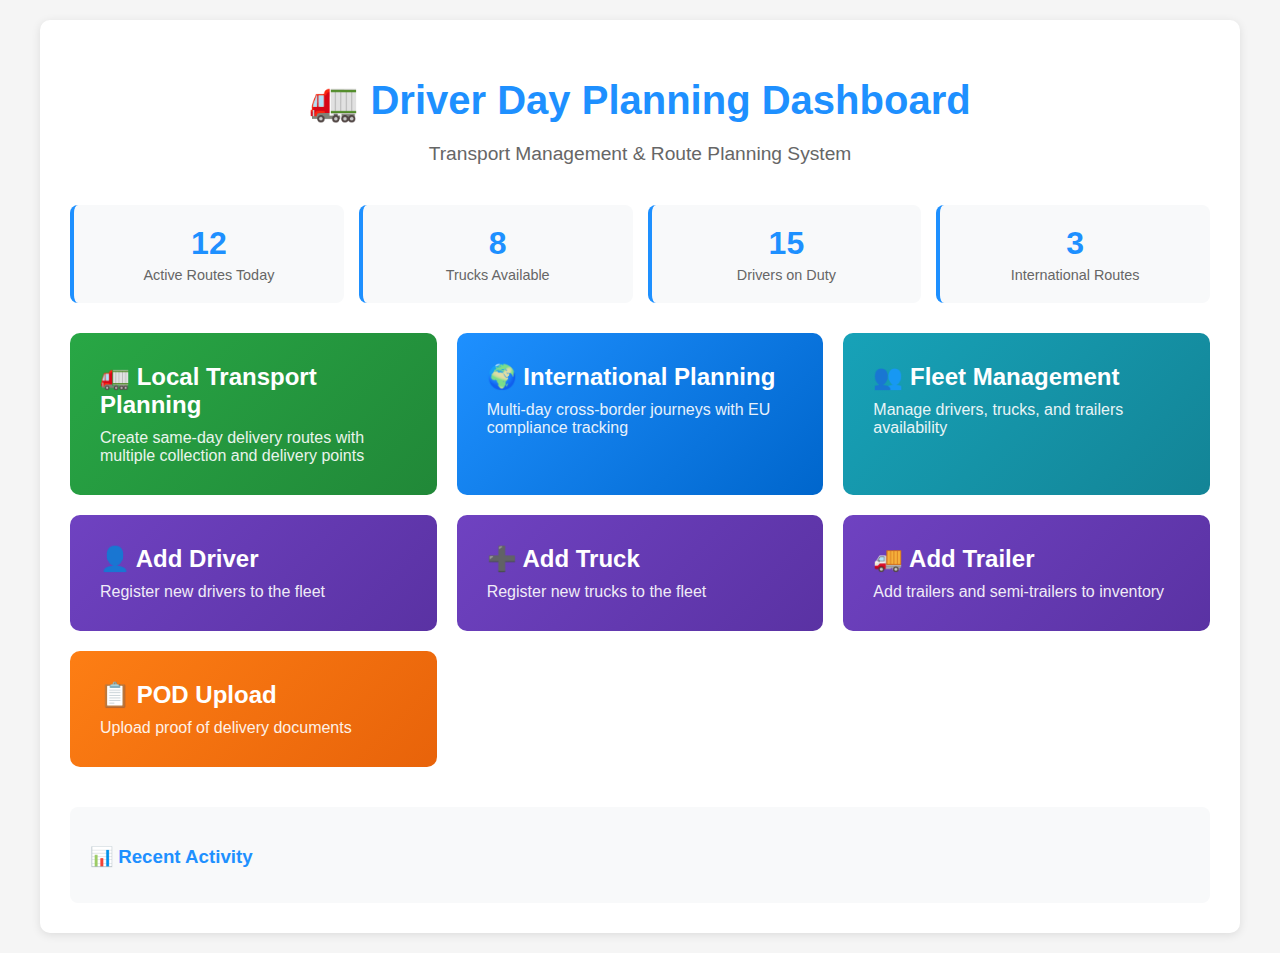
<file: index.html>
<!DOCTYPE html>
<html lang="en">
<head>
    <meta charset="UTF-8">
    <meta name="viewport" content="width=device-width, initial-scale=1.0">
    <title>Driver Day Planning Dashboard</title>
    <style>
        body { font-family: Arial, sans-serif; max-width: 1200px; margin: 0 auto; padding: 20px; background-color: #f5f5f5; }
        .dashboard-container { background: white; padding: 30px; border-radius: 10px; box-shadow: 0 2px 10px rgba(0,0,0,0.1); }
        .header { text-align: center; margin-bottom: 40px; color: #333; }
        .header h1 { color: #1e90ff; margin-bottom: 10px; font-size: 2.5em; }
        .header p { color: #666; font-size: 1.2em; }
        
        .nav-grid { display: grid; grid-template-columns: repeat(auto-fit, minmax(300px, 1fr)); gap: 20px; margin-bottom: 40px; }
        .nav-card { background: linear-gradient(135deg, #1e90ff, #0066cc); color: white; padding: 30px; border-radius: 10px; text-decoration: none; transition: transform 0.3s, box-shadow 0.3s; }
        .nav-card:hover { transform: translateY(-5px); box-shadow: 0 5px 20px rgba(30,144,255,0.3); }
        .nav-card h3 { margin: 0 0 10px 0; font-size: 1.5em; }
        .nav-card p { margin: 0; opacity: 0.9; }
        .nav-card.local { background: linear-gradient(135deg, #28a745, #218838); }
        .nav-card.international { background: linear-gradient(135deg, #1e90ff, #0066cc); }
        .nav-card.fleet { background: linear-gradient(135deg, #17a2b8, #138496); }
        .nav-card.add { background: linear-gradient(135deg, #6f42c1, #5a32a3); }
        .nav-card.pod { background: linear-gradient(135deg, #fd7e14, #e8630a); }
        
        .quick-stats { display: grid; grid-template-columns: repeat(auto-fit, minmax(200px, 1fr)); gap: 15px; margin-bottom: 30px; }
        .stat-card { background: #f8f9fa; padding: 20px; border-radius: 8px; text-align: center; border-left: 4px solid #1e90ff; }
        .stat-number { font-size: 2em; font-weight: bold; color: #1e90ff; margin-bottom: 5px; }
        .stat-label { color: #666; font-size: 0.9em; }
        
        .recent-activity { background: #f8f9fa; padding: 20px; border-radius: 8px; margin-top: 20px; }
        .recent-activity h3 { color: #1e90ff; margin-bottom: 15px; }
        .activity-item { padding: 10px; border-bottom: 1px solid #e9ecef; }
        .activity-item:last-child { border-bottom: none; }
        .activity-time { color: #666; font-size: 0.9em; }
        
        @media (max-width: 768px) {
            .nav-grid { grid-template-columns: 1fr; }
            .quick-stats { grid-template-columns: repeat(2, 1fr); }
        }
    </style>
</head>
<body>
    <div class="dashboard-container">
        <div class="header">
            <h1>🚛 Driver Day Planning Dashboard</h1>
            <p>Transport Management & Route Planning System</p>
        </div>

        <div class="quick-stats">
            <div class="stat-card">
                <div class="stat-number">12</div>
                <div class="stat-label">Active Routes Today</div>
            </div>
            <div class="stat-card">
                <div class="stat-number">8</div>
                <div class="stat-label">Trucks Available</div>
            </div>
            <div class="stat-card">
                <div class="stat-number">15</div>
                <div class="stat-label">Drivers on Duty</div>
            </div>
            <div class="stat-card">
                <div class="stat-number">3</div>
                <div class="stat-label">International Routes</div>
            </div>
        </div>

        <div class="nav-grid">
            <a href="transport_form_local.html" class="nav-card local">
                <h3>🚛 Local Transport Planning</h3>
                <p>Create same-day delivery routes with multiple collection and delivery points</p>
            </a>
            
            <a href="international_transport.html" class="nav-card international">
                <h3>🌍 International Planning</h3>
                <p>Multi-day cross-border journeys with EU compliance tracking</p>
            </a>
            
            <a href="fleet_management.html" class="nav-card fleet">
                <h3>👥 Fleet Management</h3>
                <p>Manage drivers, trucks, and trailers availability</p>
            </a>
            
            <a href="add_driver.html" class="nav-card add">
                <h3>👤 Add Driver</h3>
                <p>Register new drivers to the fleet</p>
            </a>
            
            <a href="add_truck.html" class="nav-card add">
                <h3>➕ Add Truck</h3>
                <p>Register new trucks to the fleet</p>
            </a>
            
            <a href="add_trailer.html" class="nav-card add">
                <h3>🚚 Add Trailer</h3>
                <p>Add trailers and semi-trailers to inventory</p>
            </a>
            
            <a href="pod_upload.html" class="nav-card pod">
                <h3>📋 POD Upload</h3>
                <p>Upload proof of delivery documents</p>
            </a>
        </div>

        <div class="recent-activity">
            <h3>📊 Recent Activity</h3>
            <div id="activityList">
                <!-- Dynamic activity will be loaded here -->
            </div>
        </div>
    </div>

    <script>
        // Load recent activity dynamically
        function loadRecentActivity() {
            const activityList = document.getElementById('activityList');
            
            // Get recent activities from localStorage or use default
            let activities = JSON.parse(localStorage.getItem('recentActivities')) || [
                {
                    type: 'Local Route Created',
                    description: 'Mixed Collection & Delivery for auris',
                    time: '2 hours ago'
                },
                {
                    type: 'International Route',
                    description: 'Germany to Ireland scheduled',
                    time: '4 hours ago'
                },
                {
                    type: 'Truck 231LH1460',
                    description: 'Maintenance completed',
                    time: '1 day ago'
                },
                {
                    type: 'Driver Added',
                    description: 'New driver registered to system',
                    time: '2 days ago'
                }
            ];

            // Display activities
            activityList.innerHTML = '';
            activities.slice(0, 10).forEach(activity => {
                const activityDiv = document.createElement('div');
                activityDiv.className = 'activity-item';
                activityDiv.innerHTML = `
                    <strong>${activity.type}</strong> - ${activity.description}
                    <div class="activity-time">${activity.time}</div>
                `;
                activityList.appendChild(activityDiv);
            });
        }

        // Add new activity (call this from other pages)
        function addActivity(type, description) {
            let activities = JSON.parse(localStorage.getItem('recentActivities')) || [];
            
            activities.unshift({
                type: type,
                description: description,
                time: 'Just now',
                timestamp: new Date().toISOString()
            });

            // Keep only last 20 activities
            activities = activities.slice(0, 20);
            
            localStorage.setItem('recentActivities', JSON.stringify(activities));
        }

        // Update time stamps
        function updateActivityTimes() {
            let activities = JSON.parse(localStorage.getItem('recentActivities')) || [];
            
            activities.forEach(activity => {
                if (activity.timestamp) {
                    const now = new Date();
                    const activityTime = new Date(activity.timestamp);
                    const diffMinutes = Math.floor((now - activityTime) / (1000 * 60));
                    
                    if (diffMinutes < 1) {
                        activity.time = 'Just now';
                    } else if (diffMinutes < 60) {
                        activity.time = `${diffMinutes} minutes ago`;
                    } else if (diffMinutes < 1440) {
                        const hours = Math.floor(diffMinutes / 60);
                        activity.time = `${hours} hour${hours > 1 ? 's' : ''} ago`;
                    } else {
                        const days = Math.floor(diffMinutes / 1440);
                        activity.time = `${days} day${days > 1 ? 's' : ''} ago`;
                    }
                }
            });
            
            localStorage.setItem('recentActivities', JSON.stringify(activities));
            loadRecentActivity();
        }

        // Load activity on page load
        document.addEventListener('DOMContentLoaded', function() {
            loadRecentActivity();
            updateActivityTimes();
            
            // Update activity times every minute
            setInterval(updateActivityTimes, 60000);
        });

        // Global function to add activities from other pages
        window.logActivity = addActivity;
    </script>
</body>
</html>
</file>
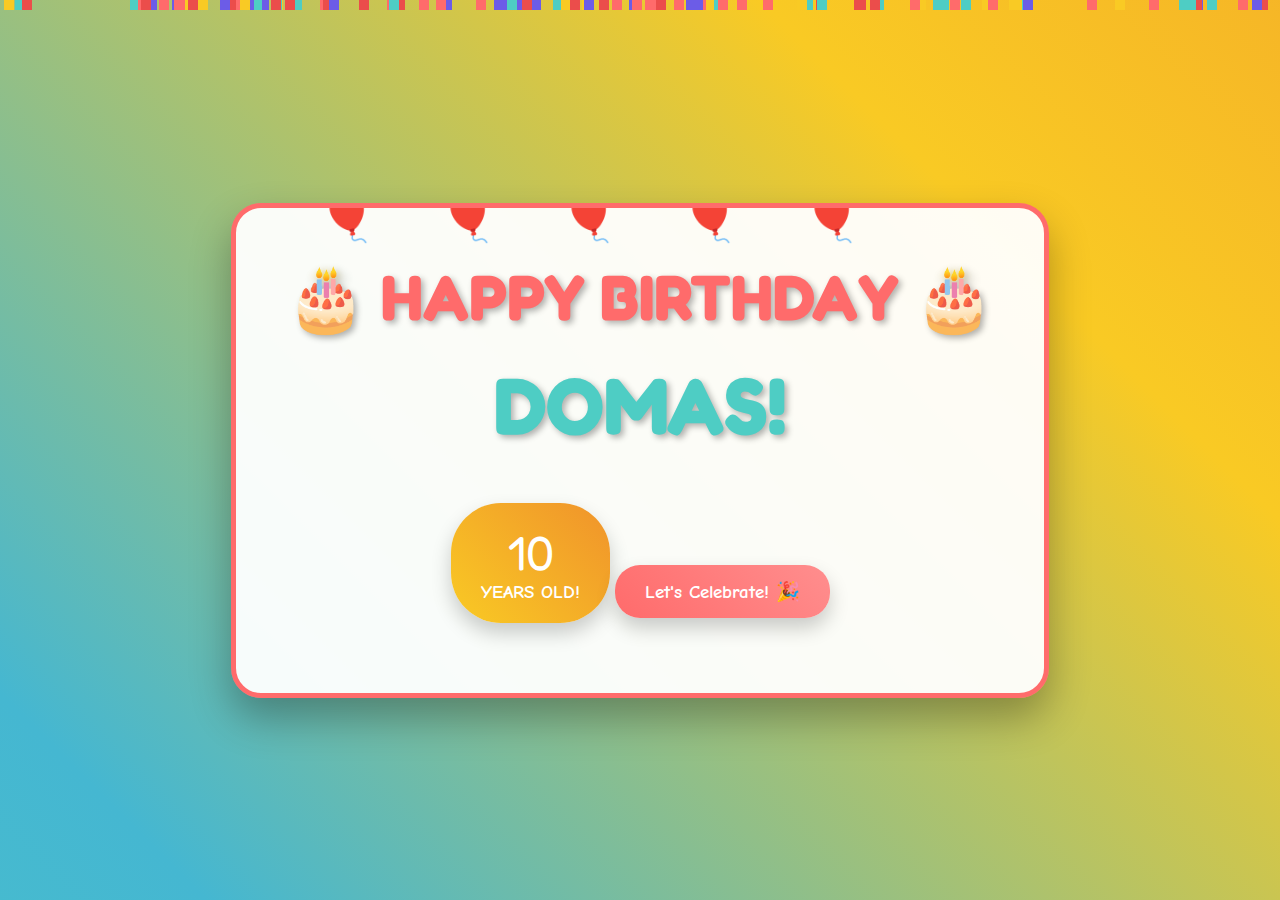
<file: domas_bday_giftcard/index.html>
<!DOCTYPE html>
<html lang="en">
<head>
    <meta charset="UTF-8">
    <meta name="viewport" content="width=device-width, initial-scale=1.0">
    <title>🎉 Happy 10th Birthday Domas! 🎉</title>
    <link rel="stylesheet" href="styles.css">
    <link href="https://fonts.googleapis.com/css2?family=Fredoka+One:wght@400&family=Comic+Neue:wght@400;700&display=swap" rel="stylesheet">
</head>
<body>
    <!-- Page 1: Welcome -->
    <div id="page1" class="page active">
        <div class="confetti-container"></div>
        <div class="welcome-content">
            <h1 class="big-title">🎂 HAPPY BIRTHDAY 🎂</h1>
            <h2 class="name-title">DOMAS!</h2>
            <div class="age-badge">
                <span class="age-number">10</span>
                <span class="age-text">YEARS OLD!</span>
            </div>
            <div class="balloons">
                <div class="balloon balloon1">🎈</div>
                <div class="balloon balloon2">🎈</div>
                <div class="balloon balloon3">🎈</div>
                <div class="balloon balloon4">🎈</div>
                <div class="balloon balloon5">🎈</div>
            </div>
            <button class="next-btn" onclick="goToPage(2)">Let's Celebrate! 🎉</button>
        </div>
    </div>

    <!-- Page 2: Present Opening -->
    <div id="page2" class="page">
        <div class="present-page">
            <h2>🎁 Choose Your Present! 🎁</h2>
            <div class="presents-container">
                <div class="present-box" id="present1" onclick="openPresent(1)">
                    <div class="present-lid"></div>
                    <div class="present-body"></div>
                    <div class="present-ribbon-v"></div>
                    <div class="present-ribbon-h"></div>
                    <div class="present-bow"></div>
                </div>
                <div class="present-box" id="present2" onclick="openPresent(2)">
                    <div class="present-lid"></div>
                    <div class="present-body"></div>
                    <div class="present-ribbon-v"></div>
                    <div class="present-ribbon-h"></div>
                    <div class="present-bow"></div>
                </div>
                <div class="present-box" id="present3" onclick="openPresent(3)">
                    <div class="present-lid"></div>
                    <div class="present-body"></div>
                    <div class="present-ribbon-v"></div>
                    <div class="present-ribbon-h"></div>
                    <div class="present-bow"></div>
                </div>
            </div>
            <div id="present-surprise" class="surprise-content"></div>
            <button class="next-btn" onclick="goToPage(3)" style="display: none;" id="toPage3">More Fun! 🚀</button>
        </div>
    </div>

    <!-- Page 3: Birthday Cake -->
    <div id="page3" class="page">
        <div class="cake-page">
            <h2>🕯️ Make a Wish and Blow the Candles! 🕯️</h2>
            <div class="cake-container">
                <div class="cake">
                    <div class="cake-layer cake-top">
                        <div class="candle" data-lit="true">
                            <div class="flame"></div>
                            <div class="wick"></div>
                        </div>
                        <div class="candle" data-lit="true">
                            <div class="flame"></div>
                            <div class="wick"></div>
                        </div>
                        <div class="candle" data-lit="true">
                            <div class="flame"></div>
                            <div class="wick"></div>
                        </div>
                        <div class="candle" data-lit="true">
                            <div class="flame"></div>
                            <div class="wick"></div>
                        </div>
                        <div class="candle" data-lit="true">
                            <div class="flame"></div>
                            <div class="wick"></div>
                        </div>
                        <div class="candle" data-lit="true">
                            <div class="flame"></div>
                            <div class="wick"></div>
                        </div>
                        <div class="candle" data-lit="true">
                            <div class="flame"></div>
                            <div class="wick"></div>
                        </div>
                        <div class="candle" data-lit="true">
                            <div class="flame"></div>
                            <div class="wick"></div>
                        </div>
                        <div class="candle" data-lit="true">
                            <div class="flame"></div>
                            <div class="wick"></div>
                        </div>
                        <div class="candle" data-lit="true">
                            <div class="flame"></div>
                            <div class="wick"></div>
                        </div>
                    </div>
                    <div class="cake-layer cake-middle"></div>
                    <div class="cake-layer cake-bottom"></div>
                </div>
            </div>
            <p class="blow-instruction">Click on the candles to blow them out! 💨</p>
            <div id="wish-message" class="wish-message" style="display: none;">
                <h3>🌟 Your wish has been made! 🌟</h3>
                <p>May all your dreams come true, Domas! 💫</p>
            </div>
            <button class="next-btn" onclick="goToPage(4)" style="display: none;" id="toPage4">Let's Party! 🎊</button>
        </div>
    </div>

    <!-- Page 4: Fun Activities -->
    <div id="page4" class="page">
        <div class="activities-page">
            <h2>🎮 Birthday Fun Zone! 🎮</h2>
            <div class="activities-grid">
                <div class="activity-card" onclick="startBalloonPop()">
                    <h3>🎈 Balloon Pop</h3>
                    <p>Pop the balloons!</p>
                </div>
                <div class="activity-card" onclick="startEmojiRain()">
                    <h3>🌈 Emoji Rain</h3>
                    <p>Make it rain emojis!</p>
                </div>
                <div class="activity-card" onclick="startColorChange()">
                    <h3>🎨 Color Magic</h3>
                    <p>Change the colors!</p>
                </div>
                <div class="activity-card" onclick="startFireworks()">
                    <h3>🎆 Fireworks</h3>
                    <p>Light up the sky!</p>
                </div>
            </div>
            <div id="activity-area" class="activity-area"></div>
            <button class="next-btn" onclick="goToPage(5)">Final Surprise! ✨</button>
        </div>
    </div>

    <!-- Page 5: Final Message -->
    <div id="page5" class="page">
        <div class="final-page">
            <div class="heart-container">
                <div class="heart">❤️</div>
            </div>
            <h2>🎉 Happy 10th Birthday, Domas! 🎉</h2>
            <div class="final-message">
                <p>You're growing up to be such an amazing kid!</p>
                <p>May this new year of your life be filled with:</p>
                <div class="wishes-list">
                    <div class="wish-item">🎮 Fun adventures</div>
                    <div class="wish-item">📚 New discoveries</div>
                    <div class="wish-item">👫 Great friendships</div>
                    <div class="wish-item">😄 Lots of laughter</div>
                    <div class="wish-item">🌟 Amazing memories</div>
                </div>
                <p class="love-message">With lots of love! 💕</p>
            </div>
            <button class="restart-btn" onclick="goToPage(1)">Celebrate Again! 🔄</button>
        </div>
    </div>

    <!-- Floating Elements -->
    <div id="floating-emojis"></div>
    
    <script src="script.js"></script>
</body>
</html>
</file>
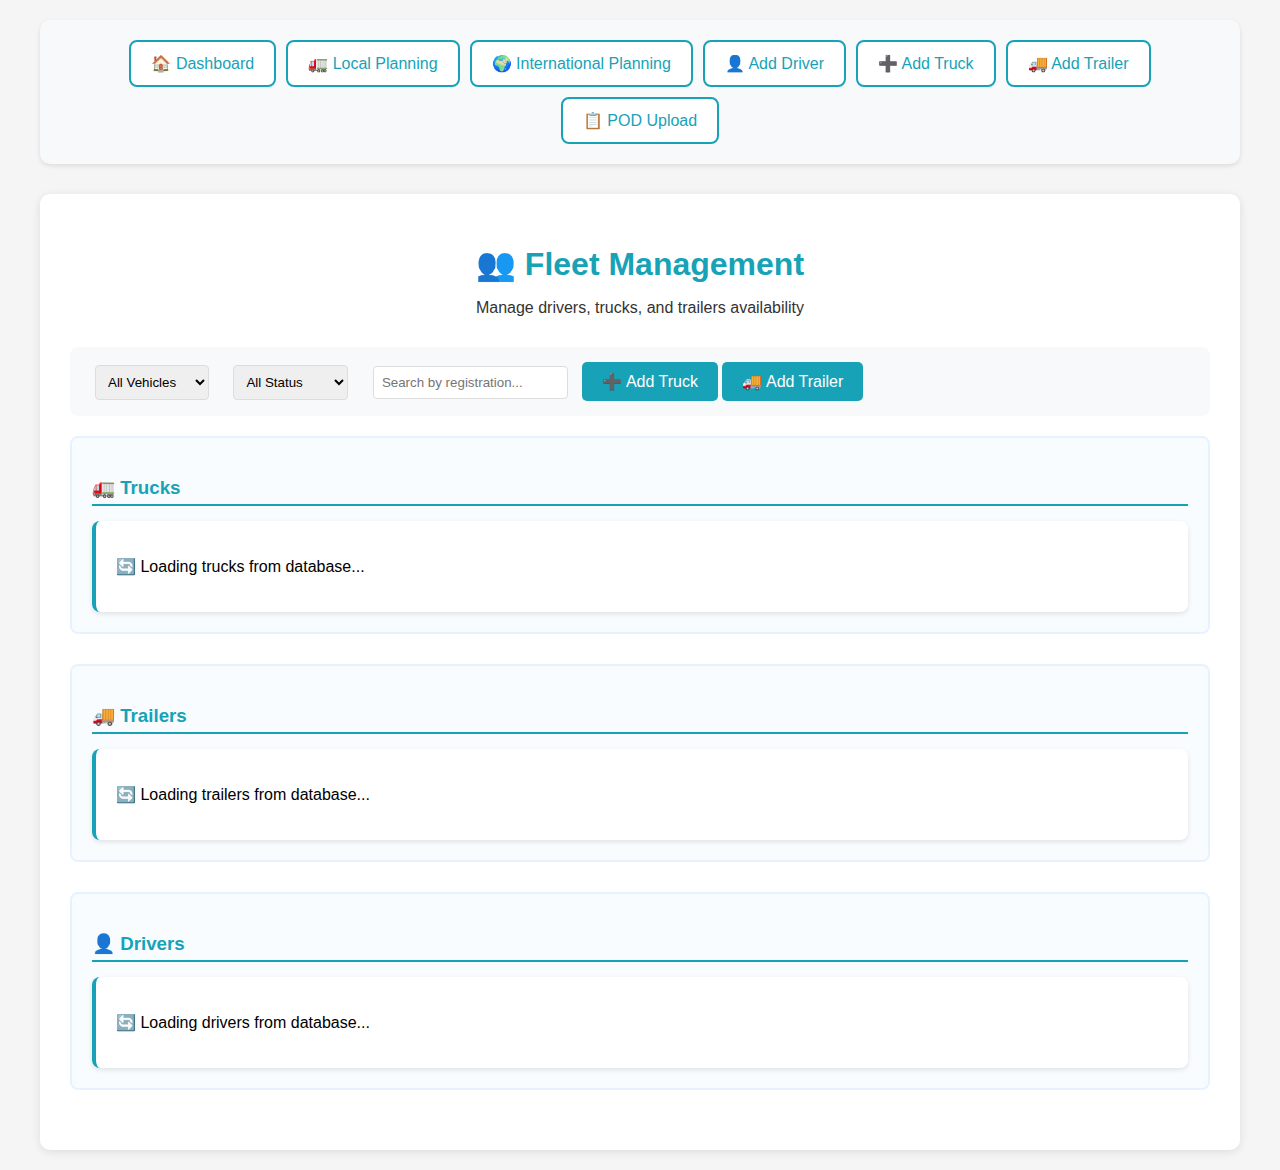
<file: fleet_management.html>
<!DOCTYPE html>
<html lang="en">
<head>
    <meta charset="UTF-8">
    <meta name="viewport" content="width=device-width, initial-scale=1.0">
    <title>Fleet Management</title>
    <style>
        body { font-family: Arial, sans-serif; max-width: 1200px; margin: 0 auto; padding: 20px; background-color: #f5f5f5; }
        .form-container { background: white; padding: 30px; border-radius: 10px; box-shadow: 0 2px 10px rgba(0,0,0,0.1); }
        .header { text-align: center; margin-bottom: 30px; color: #333; }
        .header h1 { color: #17a2b8; margin-bottom: 10px; }
        .nav-links { 
            display: flex; 
            flex-wrap: wrap; 
            justify-content: center; 
            gap: 10px; 
            margin-bottom: 30px; 
            padding: 20px; 
            background: #f8f9fa; 
            border-radius: 10px; 
            box-shadow: 0 2px 5px rgba(0,0,0,0.1);
        }
        .nav-links a { 
            padding: 12px 20px; 
            background: white; 
            color: #17a2b8; 
            text-decoration: none; 
            border-radius: 8px; 
            border: 2px solid #17a2b8; 
            font-weight: 500;
            transition: all 0.3s ease;
            white-space: nowrap;
        }
        .nav-links a:hover { 
            background: #17a2b8; 
            color: white; 
            transform: translateY(-2px);
            box-shadow: 0 4px 10px rgba(23, 162, 184, 0.3);
        }
        .section { margin-bottom: 30px; padding: 20px; border: 2px solid #e6f3ff; border-radius: 8px; background: #f8fcff; }
        .section h3 { color: #17a2b8; margin-bottom: 15px; border-bottom: 2px solid #17a2b8; padding-bottom: 5px; }
        .fleet-grid { display: grid; grid-template-columns: repeat(auto-fit, minmax(300px, 1fr)); gap: 20px; }
        .fleet-item { background: white; padding: 20px; border-radius: 8px; border-left: 4px solid #17a2b8; box-shadow: 0 2px 5px rgba(0,0,0,0.1); }
        .fleet-item h4 { color: #17a2b8; margin-bottom: 10px; }
        .status { padding: 4px 8px; border-radius: 4px; font-size: 12px; font-weight: bold; }
        .available { background: #28a745; color: white; }
        .busy { background: #dc3545; color: white; }
        .maintenance { background: #ffc107; color: black; }
        .filter-bar { background: #f8f9fa; padding: 15px; border-radius: 8px; margin-bottom: 20px; }
        .filter-bar select, .filter-bar input { margin: 0 10px; padding: 8px; border: 1px solid #ddd; border-radius: 4px; }
        .add-btn { background: #17a2b8; color: white; padding: 10px 20px; border: none; border-radius: 5px; cursor: pointer; text-decoration: none; display: inline-block; }
        .add-btn:hover { background: #138496; }
    </style>
</head>
<body>
    <div class="nav-links">
        <a href="index.html">🏠 Dashboard</a>
        <a href="transport_form_local.html">🚛 Local Planning</a>
        <a href="international_transport.html">🌍 International Planning</a>
        <a href="add_driver.html">👤 Add Driver</a>
        <a href="add_truck.html">➕ Add Truck</a>
        <a href="add_trailer.html">🚚 Add Trailer</a>
        <a href="pod_upload.html">📋 POD Upload</a>
    </div>

    <div class="form-container">
        <div class="header">
            <h1>👥 Fleet Management</h1>
            <p>Manage drivers, trucks, and trailers availability</p>
        </div>

        <div class="filter-bar">
            <select>
                <option>All Vehicles</option>
                <option>Trucks Only</option>
                <option>Trailers Only</option>
            </select>
            <select>
                <option>All Status</option>
                <option>Available</option>
                <option>Busy</option>
                <option>Maintenance</option>
            </select>
            <input type="text" placeholder="Search by registration...">
            <a href="add_truck.html" class="add-btn">➕ Add Truck</a>
            <a href="add_trailer.html" class="add-btn">🚚 Add Trailer</a>
        </div>

        <div class="section">
            <h3>🚛 Trucks</h3>
            <div class="fleet-grid" id="trucksGrid">
                <div class="fleet-item">
                    <p>🔄 Loading trucks from database...</p>
                </div>
            </div>
        </div>

        <div class="section">
            <h3>🚚 Trailers</h3>
            <div class="fleet-grid" id="trailersGrid">
                <div class="fleet-item">
                    <p>🔄 Loading trailers from database...</p>
                </div>
            </div>
        </div>

        <div class="section">
            <h3>👤 Drivers</h3>
            <div class="fleet-grid" id="driversGrid">
                <div class="fleet-item">
                    <p>🔄 Loading drivers from database...</p>
                </div>
            </div>
        </div>
    </div>

    <script>
        // Supabase configuration
        const SUPABASE_URL = 'https://ultxmlfybjoqdhmsqwek.supabase.co';
        const SUPABASE_KEY = 'eyJhbGciOiJIUzI1NiIsInR5cCI6IkpXVCJ9.eyJpc3MiOiJzdXBhYmFzZSIsInJlZiI6InVsdHhtbGZ5YmpvcWRobXNxd2VrIiwicm9sZSI6ImFub24iLCJpYXQiOjE3NTA0NzgyMjksImV4cCI6MjA2NjA1NDIyOX0.p9bDj7-uSfRpOSpuFcK78uwNFV5O8fxuEMNQdBrIxGw';
        
        // Initialize Supabase client
        const supabase = supabaseJs.createClient(SUPABASE_URL, SUPABASE_KEY);

        // Load fleet data on page load
        document.addEventListener('DOMContentLoaded', async function() {
            await loadFleetData();
        });

        // Load all fleet data
        async function loadFleetData() {
            await Promise.all([
                loadTrucks(),
                loadTrailers(),
                loadDrivers()
            ]);
        }

        // Load trucks from database
        async function loadTrucks() {
            try {
                console.log('🔄 Loading trucks from Supabase...');
                
                const { data: trucks, error } = await supabase
                    .from('trucks')
                    .select('*')
                    .order('registration');
                
                if (error) throw error;
                
                const trucksGrid = document.getElementById('trucksGrid');
                trucksGrid.innerHTML = '';
                
                if (trucks.length === 0) {
                    trucksGrid.innerHTML = '<div class="fleet-item"><p>No trucks found in database</p></div>';
                    return;
                }
                
                trucks.forEach(truck => {
                    const registration = truck.registration || truck.truck_number || truck.reg_number;
                    const make = truck.make || 'Unknown';
                    const model = truck.model || '';
                    const status = truck.status || 'unknown';
                    const type = truck.type || truck.truck_type || 'Truck';
                    const location = truck.location || 'Unknown';
                    const capacity = truck.capacity || truck.capacity_kg || 'N/A';
                    
                    const statusClass = status === 'available' ? 'available' : 
                                       status === 'busy' ? 'busy' : 
                                       status === 'maintenance' ? 'maintenance' : 'available';
                    
                    const truckDiv = document.createElement('div');
                    truckDiv.className = 'fleet-item';
                    truckDiv.innerHTML = `
                        <h4>${registration}</h4>
                        <p><strong>Make/Model:</strong> ${make} ${model}</p>
                        <p><strong>Type:</strong> ${type}</p>
                        <p><strong>Status:</strong> <span class="status ${statusClass}">${status.charAt(0).toUpperCase() + status.slice(1)}</span></p>
                        <p><strong>Location:</strong> ${location}</p>
                        <p><strong>Capacity:</strong> ${capacity}${capacity !== 'N/A' ? 'kg' : ''}</p>
                    `;
                    trucksGrid.appendChild(truckDiv);
                });
                
                console.log(`✅ Loaded ${trucks.length} trucks`);
            } catch (error) {
                console.error('❌ Error loading trucks:', error);
                document.getElementById('trucksGrid').innerHTML = '<div class="fleet-item"><p>❌ Error loading trucks from database</p></div>';
            }
        }

        // Load trailers from database
        async function loadTrailers() {
            try {
                console.log('🔄 Loading trailers from Supabase...');
                
                const { data: trailers, error } = await supabase
                    .from('trailers')
                    .select('*')
                    .order('registration');
                
                if (error) throw error;
                
                const trailersGrid = document.getElementById('trailersGrid');
                trailersGrid.innerHTML = '';
                
                if (trailers.length === 0) {
                    trailersGrid.innerHTML = '<div class="fleet-item"><p>No trailers found in database</p></div>';
                    return;
                }
                
                trailers.forEach(trailer => {
                    const registration = trailer.registration || trailer.trailer_number || trailer.reg_number;
                    const type = trailer.type || trailer.trailer_type || 'Trailer';
                    const status = trailer.status || 'unknown';
                    const location = trailer.location || 'Unknown';
                    const capacity = trailer.capacity || trailer.capacity_kg || 'N/A';
                    const attachedTo = trailer.attached_truck || 'None';
                    
                    const statusClass = status === 'available' ? 'available' : 
                                       status === 'busy' ? 'busy' : 
                                       status === 'maintenance' ? 'maintenance' : 'available';
                    
                    const trailerDiv = document.createElement('div');
                    trailerDiv.className = 'fleet-item';
                    trailerDiv.innerHTML = `
                        <h4>${registration}</h4>
                        <p><strong>Type:</strong> ${type}</p>
                        <p><strong>Status:</strong> <span class="status ${statusClass}">${status.charAt(0).toUpperCase() + status.slice(1)}</span></p>
                        <p><strong>Attached to:</strong> ${attachedTo}</p>
                        <p><strong>Location:</strong> ${location}</p>
                        <p><strong>Capacity:</strong> ${capacity}${capacity !== 'N/A' ? 'kg' : ''}</p>
                    `;
                    trailersGrid.appendChild(trailerDiv);
                });
                
                console.log(`✅ Loaded ${trailers.length} trailers`);
            } catch (error) {
                console.error('❌ Error loading trailers:', error);
                document.getElementById('trailersGrid').innerHTML = '<div class="fleet-item"><p>❌ Error loading trailers from database</p></div>';
            }
        }

        // Load drivers from database
        async function loadDrivers() {
            try {
                console.log('🔄 Loading drivers from Supabase...');
                
                const { data: drivers, error } = await supabase
                    .from('drivers')
                    .select('*')
                    .order('name');
                
                if (error) throw error;
                
                const driversGrid = document.getElementById('driversGrid');
                driversGrid.innerHTML = '';
                
                if (drivers.length === 0) {
                    driversGrid.innerHTML = '<div class="fleet-item"><p>No drivers found in database</p></div>';
                    return;
                }
                
                drivers.forEach(driver => {
                    const name = driver.name || driver.driver_name || driver.full_name;
                    const phone = driver.phone || driver.phone_number || driver.contact || 'N/A';
                    const status = driver.status || 'unknown';
                    const license = driver.license_type || driver.license_class || 'N/A';
                    const vehicle = driver.assigned_vehicle || 'None';
                    const hoursToday = driver.hours_today || 0;
                    
                    const statusClass = status === 'active' ? 'available' : 
                                       status === 'busy' ? 'busy' : 
                                       status === 'off-duty' ? 'maintenance' : 'available';
                    
                    const driverDiv = document.createElement('div');
                    driverDiv.className = 'fleet-item';
                    driverDiv.innerHTML = `
                        <h4>${name}</h4>
                        <p><strong>Phone:</strong> ${phone}</p>
                        <p><strong>License:</strong> ${license}</p>
                        <p><strong>Status:</strong> <span class="status ${statusClass}">${status.charAt(0).toUpperCase() + status.slice(1)}</span></p>
                        <p><strong>Vehicle:</strong> ${vehicle}</p>
                        <p><strong>Hours Today:</strong> ${hoursToday}/13</p>
                    `;
                    driversGrid.appendChild(driverDiv);
                });
                
                console.log(`✅ Loaded ${drivers.length} drivers`);
            } catch (error) {
                console.error('❌ Error loading drivers:', error);
                document.getElementById('driversGrid').innerHTML = '<div class="fleet-item"><p>❌ Error loading drivers from database</p></div>';
            }
        }
    </script>
</body>
</html>
</file>
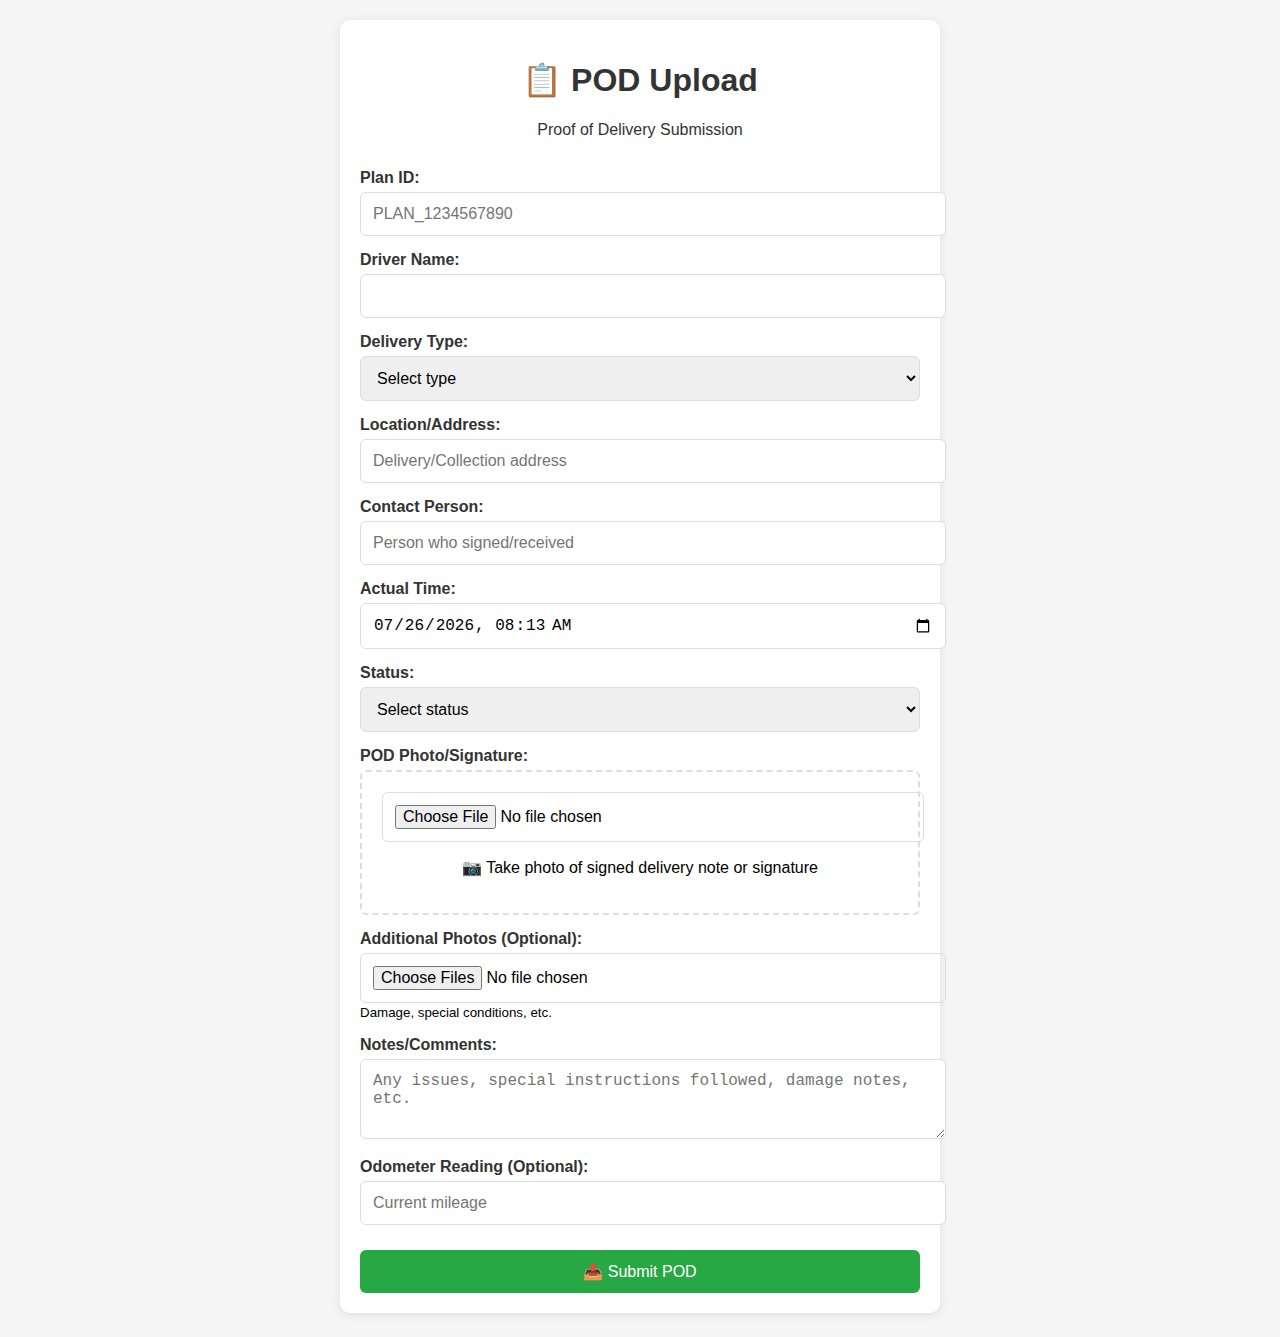
<file: pod_upload.html>
<!DOCTYPE html>
<html lang="en">
<head>
    <meta charset="UTF-8">
    <meta name="viewport" content="width=device-width, initial-scale=1.0">
    <title>POD Upload - Proof of Delivery</title>
    <style>
        body { font-family: Arial, sans-serif; max-width: 600px; margin: 0 auto; padding: 20px; background: #f5f5f5; }
        .form-container { background: white; padding: 20px; border-radius: 10px; box-shadow: 0 2px 10px rgba(0,0,0,0.1); }
        .form-group { margin-bottom: 15px; }
        label { display: block; margin-bottom: 5px; font-weight: bold; color: #333; }
        input, textarea, select { width: 100%; padding: 12px; border: 1px solid #ddd; border-radius: 6px; font-size: 16px; }
        button { background: #28a745; color: white; padding: 12px 24px; border: none; border-radius: 6px; cursor: pointer; font-size: 16px; width: 100%; margin-top: 10px; }
        button:hover { background: #218838; }
        .header { text-align: center; color: #333; margin-bottom: 30px; }
        .photo-upload { border: 2px dashed #ddd; padding: 20px; text-align: center; border-radius: 6px; }
        .photo-preview { max-width: 200px; margin: 10px auto; display: block; border-radius: 6px; }
        .status { padding: 10px; border-radius: 6px; margin: 10px 0; text-align: center; }
        .success { background: #d4edda; color: #155724; border: 1px solid #c3e6cb; }
        .error { background: #f8d7da; color: #721c24; border: 1px solid #f5c6cb; }
    </style>
</head>
<body>
    <div class="form-container">
        <div class="header">
            <h1>📋 POD Upload</h1>
            <p>Proof of Delivery Submission</p>
        </div>
        
        <form id="podForm">
            <div class="form-group">
                <label for="planId">Plan ID:</label>
                <input type="text" id="planId" name="planId" placeholder="PLAN_1234567890" required>
            </div>

            <div class="form-group">
                <label for="driverName">Driver Name:</label>
                <input type="text" id="driverName" name="driverName" required>
            </div>

            <div class="form-group">
                <label for="deliveryType">Delivery Type:</label>
                <select id="deliveryType" name="deliveryType" required>
                    <option value="">Select type</option>
                    <option value="collection">Collection</option>
                    <option value="delivery">Delivery</option>
                </select>
            </div>

            <div class="form-group">
                <label for="location">Location/Address:</label>
                <input type="text" id="location" name="location" placeholder="Delivery/Collection address" required>
            </div>

            <div class="form-group">
                <label for="contactPerson">Contact Person:</label>
                <input type="text" id="contactPerson" name="contactPerson" placeholder="Person who signed/received">
            </div>

            <div class="form-group">
                <label for="deliveryTime">Actual Time:</label>
                <input type="datetime-local" id="deliveryTime" name="deliveryTime" required>
            </div>

            <div class="form-group">
                <label for="status">Status:</label>
                <select id="status" name="status" required>
                    <option value="">Select status</option>
                    <option value="completed">Completed Successfully</option>
                    <option value="partial">Partial Delivery</option>
                    <option value="failed">Failed/Refused</option>
                    <option value="rescheduled">Rescheduled</option>
                </select>
            </div>

            <div class="form-group">
                <label for="podPhoto">POD Photo/Signature:</label>
                <div class="photo-upload">
                    <input type="file" id="podPhoto" name="podPhoto" accept="image/*" capture="environment" required>
                    <p>📷 Take photo of signed delivery note or signature</p>
                </div>
                <img id="photoPreview" class="photo-preview" style="display:none;">
            </div>

            <div class="form-group">
                <label for="additionalPhotos">Additional Photos (Optional):</label>
                <input type="file" id="additionalPhotos" name="additionalPhotos" accept="image/*" multiple capture="environment">
                <small>Damage, special conditions, etc.</small>
            </div>

            <div class="form-group">
                <label for="notes">Notes/Comments:</label>
                <textarea id="notes" name="notes" rows="3" placeholder="Any issues, special instructions followed, damage notes, etc."></textarea>
            </div>

            <div class="form-group">
                <label for="odometerReading">Odometer Reading (Optional):</label>
                <input type="number" id="odometerReading" name="odometerReading" placeholder="Current mileage">
            </div>

            <button type="submit">📤 Submit POD</button>
        </form>

        <div id="statusMessage" style="display:none;"></div>
    </div>

    <script>
        // Set current date/time as default
        const now = new Date();
        now.setMinutes(now.getMinutes() - now.getTimezoneOffset());
        document.getElementById('deliveryTime').value = now.toISOString().slice(0, 16);

        // Photo preview
        document.getElementById('podPhoto').addEventListener('change', function(e) {
            const file = e.target.files[0];
            if (file) {
                const reader = new FileReader();
                reader.onload = function(e) {
                    const preview = document.getElementById('photoPreview');
                    preview.src = e.target.result;
                    preview.style.display = 'block';
                };
                reader.readAsDataURL(file);
            }
        });

        // Form submission
        document.getElementById('podForm').addEventListener('submit', async function(e) {
            e.preventDefault();
            
            const formData = new FormData(this);
            const statusDiv = document.getElementById('statusMessage');
            
            // Convert files to base64 for JSON transmission
            const podPhoto = document.getElementById('podPhoto').files[0];
            const additionalPhotos = document.getElementById('additionalPhotos').files;
            
            const data = {
                planId: formData.get('planId'),
                driverName: formData.get('driverName'),
                deliveryType: formData.get('deliveryType'),
                location: formData.get('location'),
                contactPerson: formData.get('contactPerson'),
                deliveryTime: formData.get('deliveryTime'),
                status: formData.get('status'),
                notes: formData.get('notes'),
                odometerReading: formData.get('odometerReading'),
                submittedAt: new Date().toISOString()
            };

            // Convert main photo to base64
            if (podPhoto) {
                const reader = new FileReader();
                reader.onload = async function(e) {
                    data.podPhoto = e.target.result;
                    
                    // Handle additional photos
                    const additionalPhotosArray = [];
                    if (additionalPhotos.length > 0) {
                        for (let i = 0; i < additionalPhotos.length; i++) {
                            const additionalReader = new FileReader();
                            additionalReader.onload = function(e) {
                                additionalPhotosArray.push(e.target.result);
                                if (additionalPhotosArray.length === additionalPhotos.length) {
                                    data.additionalPhotos = additionalPhotosArray;
                                    submitPOD(data, statusDiv);
                                }
                            };
                            additionalReader.readAsDataURL(additionalPhotos[i]);
                        }
                    } else {
                        submitPOD(data, statusDiv);
                    }
                };
                reader.readAsDataURL(podPhoto);
            } else {
                submitPOD(data, statusDiv);
            }
        });

        async function submitPOD(data, statusDiv) {
            try {
                statusDiv.style.display = 'block';
                statusDiv.className = 'status';
                statusDiv.innerHTML = '⏳ Submitting POD...';

                const response = await fetch('http://localhost:5678/webhook/pod-upload', {
                    method: 'POST',
                    headers: {
                        'Content-Type': 'application/json',
                    },
                    body: JSON.stringify(data)
                });

                if (response.ok) {
                    statusDiv.className = 'status success';
                    statusDiv.innerHTML = '✅ POD submitted successfully!';
                    document.getElementById('podForm').reset();
                    document.getElementById('photoPreview').style.display = 'none';
                    
                    // Reset datetime to current time
                    const now = new Date();
                    now.setMinutes(now.getMinutes() - now.getTimezoneOffset());
                    document.getElementById('deliveryTime').value = now.toISOString().slice(0, 16);
                } else {
                    throw new Error('Submission failed');
                }
            } catch (error) {
                console.error('Error:', error);
                statusDiv.className = 'status error';
                statusDiv.innerHTML = '❌ Error submitting POD. Please try again.';
            }
        }
    </script>
</body>
</html>
</file>
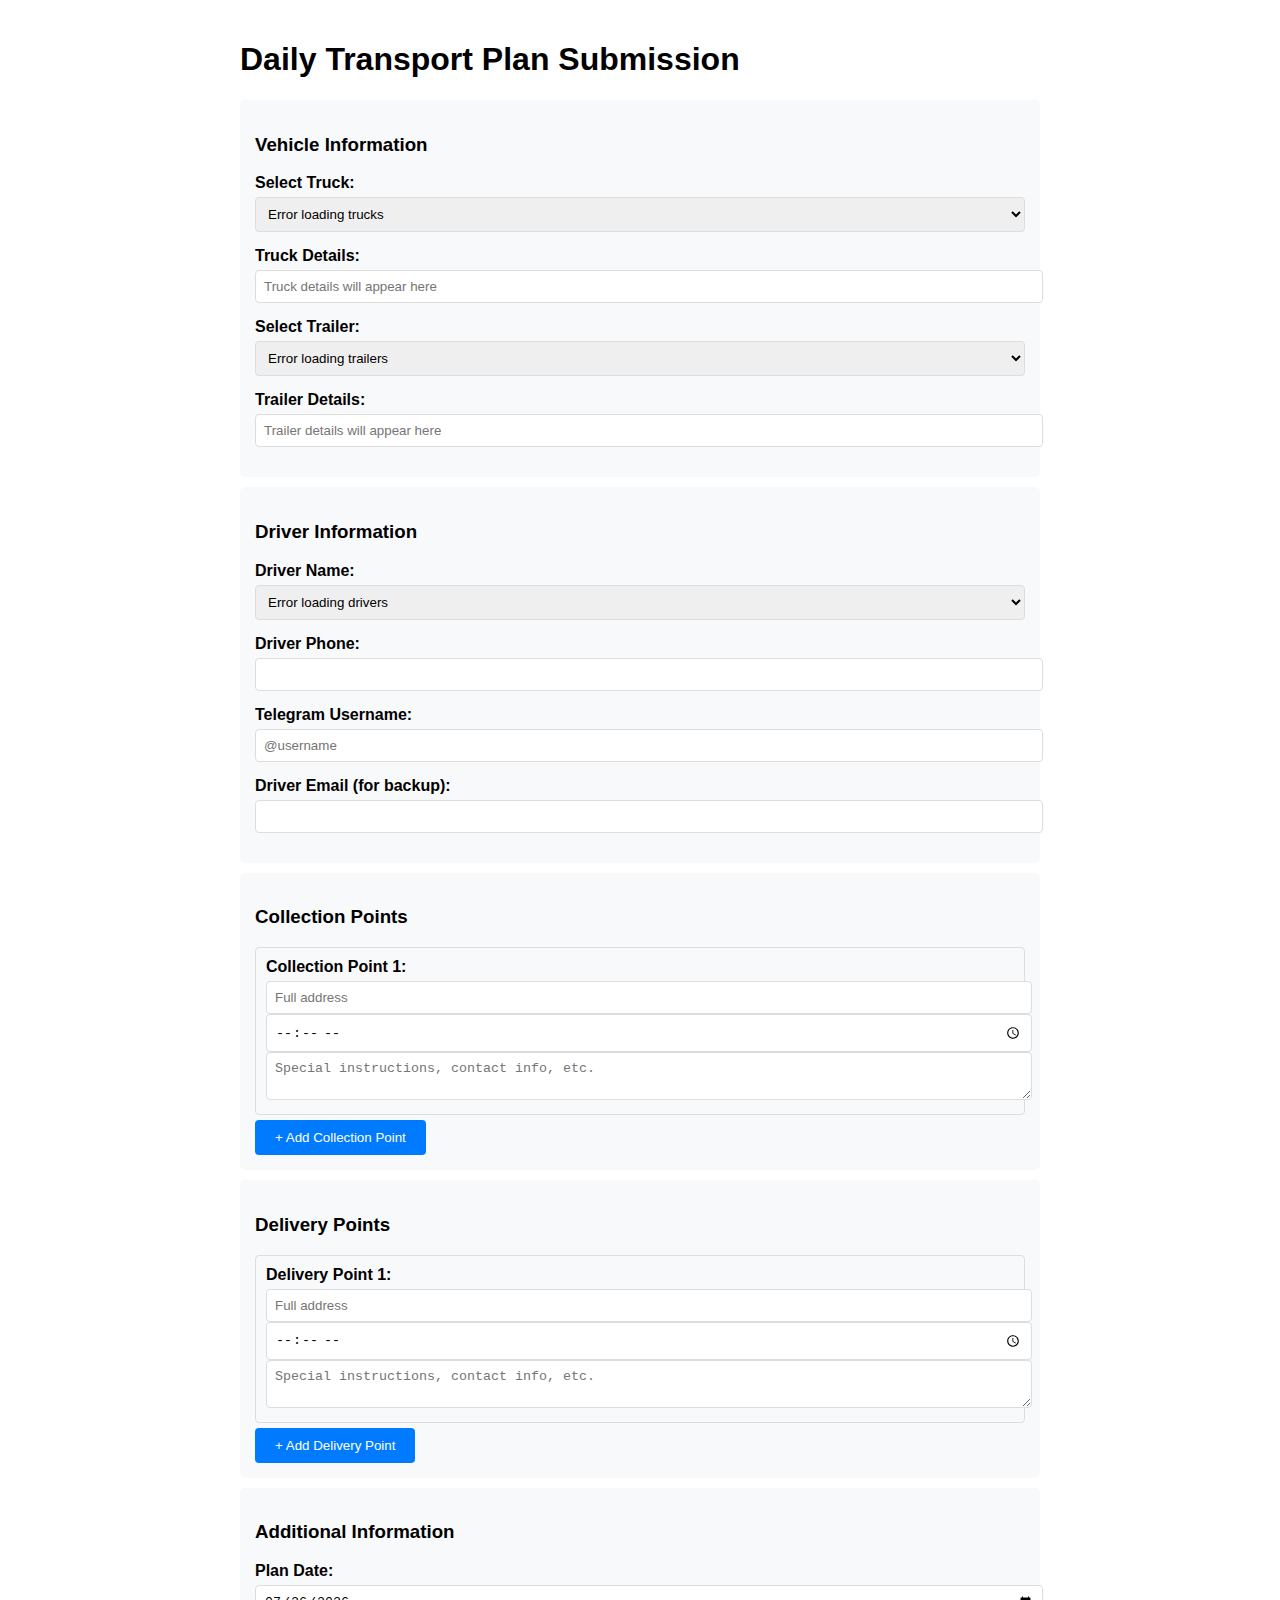
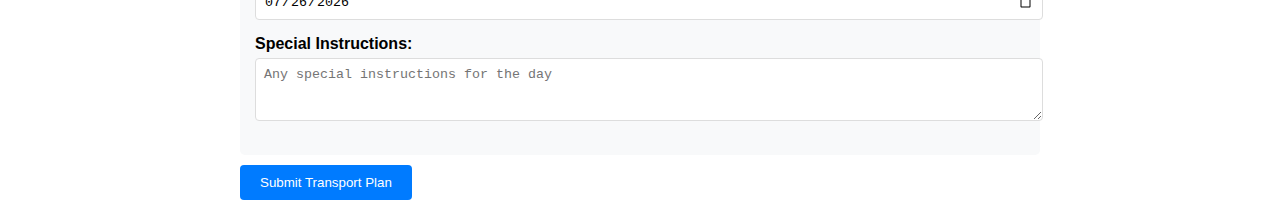
<file: transport_form.html>
<!DOCTYPE html>
<html lang="en">
<head>
    <meta charset="UTF-8">
    <meta name="viewport" content="width=device-width, initial-scale=1.0">
    <title>Transport Plan Submission</title>
    <style>
        body { font-family: Arial, sans-serif; max-width: 800px; margin: 0 auto; padding: 20px; }
        .form-group { margin-bottom: 15px; }
        label { display: block; margin-bottom: 5px; font-weight: bold; }
        input, textarea, select { width: 100%; padding: 8px; border: 1px solid #ddd; border-radius: 4px; }
        button { background: #007bff; color: white; padding: 10px 20px; border: none; border-radius: 4px; cursor: pointer; }
        button:hover { background: #0056b3; }
        .section { background: #f8f9fa; padding: 15px; margin: 10px 0; border-radius: 5px; }
        .point-group { border: 1px solid #ddd; padding: 10px; margin: 5px 0; border-radius: 4px; }
        .loading { color: #666; font-style: italic; }
    </style>
</head>
<body>
    <h1>Daily Transport Plan Submission</h1>
    
    <form id="transportForm">
        <div class="section">
            <h3>Vehicle Information</h3>
            <div class="form-group">
                <label for="truckSelect">Select Truck:</label>
                <select id="truckSelect" name="truckSelect" required>
                    <option value="">Loading trucks...</option>
                </select>
            </div>
            <div class="form-group">
                <label for="truckDetails">Truck Details:</label>
                <input type="text" id="truckDetails" name="truckDetails" readonly placeholder="Truck details will appear here">
            </div>
            <div class="form-group">
                <label for="trailerSelect">Select Trailer:</label>
                <select id="trailerSelect" name="trailerSelect" required>
                    <option value="">Loading trailers...</option>
                </select>
            </div>
            <div class="form-group">
                <label for="trailerDetails">Trailer Details:</label>
                <input type="text" id="trailerDetails" name="trailerDetails" readonly placeholder="Trailer details will appear here">
            </div>
        </div>

        <div class="section">
            <h3>Driver Information</h3>
            <div class="form-group">
                <label for="driverName">Driver Name:</label>
                <select id="driverName" name="driverName" required>
                    <option value="">Loading drivers...</option>
                </select>
            </div>
            <div class="form-group">
                <label for="driverPhone">Driver Phone:</label>
                <input type="tel" id="driverPhone" name="driverPhone" required readonly>
            </div>
            <div class="form-group">
                <label for="telegramUsername">Telegram Username:</label>
                <input type="text" id="telegramUsername" name="telegramUsername" placeholder="@username">
            </div>
            <div class="form-group">
                <label for="driverEmail">Driver Email (for backup):</label>
                <input type="email" id="driverEmail" name="driverEmail" readonly>
            </div>
        </div>

        <div class="section">
            <h3>Collection Points</h3>
            <div id="collectionPoints">
                <div class="point-group">
                    <label>Collection Point 1:</label>
                    <input type="text" name="collectionAddress[]" placeholder="Full address" required>
                    <input type="time" name="collectionTime[]" step="60" required>
                    <textarea name="collectionNotes[]" rows="2" placeholder="Special instructions, contact info, etc."></textarea>
                </div>
            </div>
            <button type="button" onclick="addCollectionPoint()">+ Add Collection Point</button>
        </div>

        <div class="section">
            <h3>Delivery Points</h3>
            <div id="deliveryPoints">
                <div class="point-group">
                    <label>Delivery Point 1:</label>
                    <input type="text" name="deliveryAddress[]" placeholder="Full address" required>
                    <input type="time" name="deliveryTime[]" step="60" required>
                    <textarea name="deliveryNotes[]" rows="2" placeholder="Special instructions, contact info, etc."></textarea>
                </div>
            </div>
            <button type="button" onclick="addDeliveryPoint()">+ Add Delivery Point</button>
        </div>

        <div class="section">
            <h3>Additional Information</h3>
            <div class="form-group">
                <label for="planDate">Plan Date:</label>
                <input type="date" id="planDate" name="planDate" required>
            </div>
            <div class="form-group">
                <label for="specialInstructions">Special Instructions:</label>
                <textarea id="specialInstructions" name="specialInstructions" rows="3" placeholder="Any special instructions for the day"></textarea>
            </div>
        </div>

        <button type="submit">Submit Transport Plan</button>
    </form>

    <script>
        let collectionCount = 1;
        let deliveryCount = 1;
        let driversData = [];
        let trucksData = [];
        let trailersData = [];

        // Load trucks from Supabase
        async function loadTrucks() {
            try {
                const response = await fetch('https://ultxmlfybjoqdhmsqwek.supabase.co/rest/v1/trucks?select=*&is_active=eq.true', {
                    headers: {
                        'apikey': 'eyJhbGciOiJIUzI1NiIsInR5cCI6IkpXVCJ9.eyJpc3MiOiJzdXBhYmFzZSIsInJlZiI6InVsdHhtbGZ5YmpvcWRobXNxd2VrIiwicm9sZSI6ImFub24iLCJpYXQiOjE3NTA0NzgyMjksImV4cCI6MjA2NjA1NDIyOX0.p9bDj7-uSfRpOSpuFcK78uwNFV5O8fxuEMNQdBrIxGw',
                        'Authorization': 'Bearer eyJhbGciOiJIUzI1NiIsInR5cCI6IkpXVCJ9.eyJpc3MiOiJzdXBhYmFzZSIsInJlZiI6InVsdHhtbGZ5YmpvcWRobXNxd2VrIiwicm9sZSI6ImFub24iLCJpYXQiOjE3NTA0NzgyMjksImV4cCI6MjA2NjA1NDIyOX0.p9bDj7-uSfRpOSpuFcK78uwNFV5O8fxuEMNQdBrIxGw'
                    }
                });
                
                const trucks = await response.json();
                trucksData = trucks;
                
                const truckSelect = document.getElementById('truckSelect');
                truckSelect.innerHTML = '<option value="">Select Truck</option>';
                
                trucks.forEach(truck => {
                    const option = document.createElement('option');
                    option.value = truck.id;
                    option.textContent = `${truck.truck_number} - ${truck.make} ${truck.model}`;
                    option.dataset.details = `${truck.make} ${truck.model} (${truck.year}) - ${truck.capacity_kg}kg - ${truck.license_plate}`;
                    truckSelect.appendChild(option);
                });
                
            } catch (error) {
                console.error('Error loading trucks:', error);
                const truckSelect = document.getElementById('truckSelect');
                truckSelect.innerHTML = '<option value="">Error loading trucks</option>';
            }
        }

        // Load trailers from Supabase
        async function loadTrailers() {
            try {
                const response = await fetch('https://ultxmlfybjoqdhmsqwek.supabase.co/rest/v1/trailers?select=*&is_active=eq.true', {
                    headers: {
                        'apikey': 'eyJhbGciOiJIUzI1NiIsInR5cCI6IkpXVCJ9.eyJpc3MiOiJzdXBhYmFzZSIsInJlZiI6InVsdHhtbGZ5YmpvcWRobXNxd2VrIiwicm9sZSI6ImFub24iLCJpYXQiOjE3NTA0NzgyMjksImV4cCI6MjA2NjA1NDIyOX0.p9bDj7-uSfRpOSpuFcK78uwNFV5O8fxuEMNQdBrIxGw',
                        'Authorization': 'Bearer eyJhbGciOiJIUzI1NiIsInR5cCI6IkpXVCJ9.eyJpc3MiOiJzdXBhYmFzZSIsInJlZiI6InVsdHhtbGZ5YmpvcWRobXNxd2VrIiwicm9sZSI6ImFub24iLCJpYXQiOjE3NTA0NzgyMjksImV4cCI6MjA2NjA1NDIyOX0.p9bDj7-uSfRpOSpuFcK78uwNFV5O8fxuEMNQdBrIxGw'
                    }
                });
                
                const trailers = await response.json();
                trailersData = trailers;
                
                const trailerSelect = document.getElementById('trailerSelect');
                trailerSelect.innerHTML = '<option value="">Select Trailer</option>';
                
                trailers.forEach(trailer => {
                    const option = document.createElement('option');
                    option.value = trailer.id;
                    option.textContent = `${trailer.trailer_number} - ${trailer.type} ${trailer.make || ''}`;
                    option.dataset.details = `${trailer.type} ${trailer.make || ''} ${trailer.model || ''} - ${trailer.capacity_kg}kg - ${trailer.license_plate}`;
                    trailerSelect.appendChild(option);
                });
                
            } catch (error) {
                console.error('Error loading trailers:', error);
                const trailerSelect = document.getElementById('trailerSelect');
                trailerSelect.innerHTML = '<option value="">Error loading trailers</option>';
            }
        }

        // Load drivers from Supabase
        async function loadDrivers() {
            try {
                const response = await fetch('https://ultxmlfybjoqdhmsqwek.supabase.co/rest/v1/drivers?select=*', {
                    headers: {
                        'apikey': 'eyJhbGciOiJIUzI1NiIsInR5cCI6IkpXVCJ9.eyJpc3MiOiJzdXBhYmFzZSIsInJlZiI6InVsdHhtbGZ5YmpvcWRobXNxd2VrIiwicm9sZSI6ImFub24iLCJpYXQiOjE3NTA0NzgyMjksImV4cCI6MjA2NjA1NDIyOX0.p9bDj7-uSfRpOSpuFcK78uwNFV5O8fxuEMNQdBrIxGw',
                        'Authorization': 'Bearer eyJhbGciOiJIUzI1NiIsInR5cCI6IkpXVCJ9.eyJpc3MiOiJzdXBhYmFzZSIsInJlZiI6InVsdHhtbGZ5YmpvcWRobXNxd2VrIiwicm9sZSI6ImFub24iLCJpYXQiOjE3NTA0NzgyMjksImV4cCI6MjA2NjA1NDIyOX0.p9bDj7-uSfRpOSpuFcK78uwNFV5O8fxuEMNQdBrIxGw'
                    }
                });
                
                const drivers = await response.json();
                driversData = drivers.filter(driver => driver.name && driver.name.trim() !== '');
                
                const driverSelect = document.getElementById('driverName');
                driverSelect.innerHTML = '<option value="">Select Driver</option>';
                
                driversData.forEach(driver => {
                    const option = document.createElement('option');
                    option.value = driver.id;
                    option.textContent = driver.name;
                    option.dataset.phone = driver.phone;
                    option.dataset.email = driver.email;
                    driverSelect.appendChild(option);
                });
                
            } catch (error) {
                console.error('Error loading drivers:', error);
                const driverSelect = document.getElementById('driverName');
                driverSelect.innerHTML = '<option value="">Error loading drivers</option>';
            }
        }

        // Auto-fill driver details when driver is selected
        document.getElementById('driverName').addEventListener('change', function() {
            const selectedOption = this.options[this.selectedIndex];
            if (selectedOption.value) {
                document.getElementById('driverPhone').value = selectedOption.dataset.phone || '';
                document.getElementById('driverEmail').value = selectedOption.dataset.email || '';
            } else {
                document.getElementById('driverPhone').value = '';
                document.getElementById('driverEmail').value = '';
            }
        });

        // Auto-fill truck details when truck is selected
        document.getElementById('truckSelect').addEventListener('change', function() {
            const selectedOption = this.options[this.selectedIndex];
            if (selectedOption.value) {
                document.getElementById('truckDetails').value = selectedOption.dataset.details || '';
            } else {
                document.getElementById('truckDetails').value = '';
            }
        });

        // Auto-fill trailer details when trailer is selected
        document.getElementById('trailerSelect').addEventListener('change', function() {
            const selectedOption = this.options[this.selectedIndex];
            if (selectedOption.value) {
                document.getElementById('trailerDetails').value = selectedOption.dataset.details || '';
            } else {
                document.getElementById('trailerDetails').value = '';
            }
        });

        function addCollectionPoint() {
            collectionCount++;
            const container = document.getElementById('collectionPoints');
            const pointDiv = document.createElement('div');
            pointDiv.className = 'point-group';
            pointDiv.innerHTML = `
                <label>Collection Point ${collectionCount}:</label>
                <input type="text" name="collectionAddress[]" placeholder="Full address" required>
                <input type="time" name="collectionTime[]" step="60" required>
                <textarea name="collectionNotes[]" rows="2" placeholder="Special instructions, contact info, etc."></textarea>
                <button type="button" onclick="this.parentElement.remove()">Remove</button>
            `;
            container.appendChild(pointDiv);
        }

        function addDeliveryPoint() {
            deliveryCount++;
            const container = document.getElementById('deliveryPoints');
            const pointDiv = document.createElement('div');
            pointDiv.className = 'point-group';
            pointDiv.innerHTML = `
                <label>Delivery Point ${deliveryCount}:</label>
                <input type="text" name="deliveryAddress[]" placeholder="Full address" required>
                <input type="time" name="deliveryTime[]" step="60" required>
                <textarea name="deliveryNotes[]" rows="2" placeholder="Special instructions, contact info, etc."></textarea>
                <button type="button" onclick="this.parentElement.remove()">Remove</button>
            `;
            container.appendChild(pointDiv);
        }

        // Set today's date as default
        document.getElementById('planDate').valueAsDate = new Date();

        // Form submission
        document.getElementById('transportForm').addEventListener('submit', async function(e) {
            e.preventDefault();
            
            const formData = new FormData(this);
            const data = {};
            
            // Convert FormData to object
            for (let [key, value] of formData.entries()) {
                if (key.includes('[]')) {
                    const cleanKey = key.replace('[]', '');
                    if (!data[cleanKey]) data[cleanKey] = [];
                    data[cleanKey].push(value);
                } else {
                    data[key] = value;
                }
            }

            try {
                // Use n8n Cloud production webhook URL
                const response = await fetch('https://hakro.app.n8n.cloud/webhook/transport-plan', {
                    method: 'POST',
                    headers: {
                        'Content-Type': 'application/json',
                    },
                    body: JSON.stringify(data)
                });

                if (response.ok) {
                    alert('Transport plan submitted successfully! The driver will receive their schedule via Telegram.');
                    this.reset();
                    document.getElementById('planDate').valueAsDate = new Date();
                } else {
                    alert('Error submitting plan. Please try again.');
                }
            } catch (error) {
                console.error('Error:', error);
                alert('Error submitting plan. Please check your connection.');
            }
        });

        // Load all data when page loads
        document.addEventListener('DOMContentLoaded', function() {
            loadDrivers();
            loadTrucks();
            loadTrailers();
        });
    </script>
</body>
</html>
</file>
<file: domas_bday_giftcard/styles.css>
/* Reset and Base Styles */
* {
    margin: 0;
    padding: 0;
    box-sizing: border-box;
}

body {
    font-family: 'Comic Neue', cursive;
    background: linear-gradient(45deg, #ff6b6b, #4ecdc4, #45b7d1, #f9ca24, #f0932b, #eb4d4b, #6c5ce7);
    background-size: 400% 400%;
    animation: gradientShift 8s ease infinite;
    overflow-x: hidden;
    min-height: 100vh;
}

@keyframes gradientShift {
    0% { background-position: 0% 50%; }
    50% { background-position: 100% 50%; }
    100% { background-position: 0% 50%; }
}

/* Page Management */
.page {
    display: none;
    min-height: 100vh;
    padding: 20px;
    position: relative;
    text-align: center;
}

.page.active {
    display: flex;
    flex-direction: column;
    justify-content: center;
    align-items: center;
}

/* Page 1: Welcome Page */
.welcome-content {
    background: rgba(255, 255, 255, 0.95);
    border-radius: 30px;
    padding: 50px;
    box-shadow: 0 20px 40px rgba(0, 0, 0, 0.3);
    border: 5px solid #ff6b6b;
    position: relative;
    overflow: hidden;
}

.big-title {
    font-family: 'Fredoka One', cursive;
    font-size: 4rem;
    color: #ff6b6b;
    text-shadow: 3px 3px 6px rgba(0, 0, 0, 0.3);
    margin-bottom: 20px;
    animation: bounce 2s infinite;
}

.name-title {
    font-family: 'Fredoka One', cursive;
    font-size: 5rem;
    color: #4ecdc4;
    text-shadow: 3px 3px 6px rgba(0, 0, 0, 0.3);
    margin-bottom: 30px;
    animation: pulse 2s infinite;
}

.age-badge {
    background: linear-gradient(45deg, #f9ca24, #f0932b);
    color: white;
    padding: 20px 30px;
    border-radius: 50px;
    display: inline-block;
    margin: 20px 0;
    box-shadow: 0 10px 20px rgba(0, 0, 0, 0.2);
    animation: wiggle 3s infinite;
}

.age-number {
    font-family: 'Fredoka One', cursive;
    font-size: 3rem;
    display: block;
}

.age-text {
    font-size: 1.2rem;
    font-weight: bold;
}

/* Balloons */
.balloons {
    position: absolute;
    top: -20px;
    left: 0;
    right: 0;
    pointer-events: none;
}

.balloon {
    font-size: 3rem;
    position: absolute;
    animation: float 4s ease-in-out infinite;
}

.balloon1 { left: 10%; animation-delay: 0s; color: #ff6b6b; }
.balloon2 { left: 25%; animation-delay: 1s; color: #4ecdc4; }
.balloon3 { left: 40%; animation-delay: 2s; color: #f9ca24; }
.balloon4 { left: 55%; animation-delay: 0.5s; color: #6c5ce7; }
.balloon5 { left: 70%; animation-delay: 1.5s; color: #eb4d4b; }

/* Page 2: Present Page */
.present-page {
    background: rgba(255, 255, 255, 0.95);
    border-radius: 30px;
    padding: 40px;
    box-shadow: 0 20px 40px rgba(0, 0, 0, 0.3);
    max-width: 800px;
    width: 100%;
}

.present-page h2 {
    font-family: 'Fredoka One', cursive;
    font-size: 2.5rem;
    color: #ff6b6b;
    margin-bottom: 30px;
}

.presents-container {
    display: flex;
    justify-content: space-around;
    margin: 40px 0;
    flex-wrap: wrap;
    gap: 20px;
}

.present-box {
    width: 120px;
    height: 120px;
    position: relative;
    cursor: pointer;
    transition: transform 0.3s ease;
    margin: 10px;
}

.present-box:hover {
    transform: scale(1.1) rotate(5deg);
}

.present-body {
    width: 100%;
    height: 80%;
    background: linear-gradient(45deg, #ff6b6b, #4ecdc4);
    border-radius: 10px;
    position: absolute;
    bottom: 0;
    box-shadow: 0 5px 15px rgba(0, 0, 0, 0.3);
}

.present-lid {
    width: 110%;
    height: 30%;
    background: linear-gradient(45deg, #f9ca24, #f0932b);
    border-radius: 10px 10px 5px 5px;
    position: absolute;
    top: 0;
    left: -5%;
    box-shadow: 0 3px 10px rgba(0, 0, 0, 0.2);
    transition: transform 0.6s ease;
}

.present-ribbon-v, .present-ribbon-h {
    background: #fff;
    position: absolute;
    box-shadow: 0 2px 5px rgba(0, 0, 0, 0.2);
}

.present-ribbon-v {
    width: 15px;
    height: 100%;
    left: 50%;
    transform: translateX(-50%);
}

.present-ribbon-h {
    width: 100%;
    height: 15px;
    top: 50%;
    transform: translateY(-50%);
}

.present-bow {
    width: 30px;
    height: 30px;
    background: #ff6b6b;
    border-radius: 50%;
    position: absolute;
    top: -10px;
    left: 50%;
    transform: translateX(-50%);
    box-shadow: 0 3px 8px rgba(0, 0, 0, 0.2);
}

.present-box.opened .present-lid {
    transform: rotateX(-180deg) translateY(-20px);
}

.surprise-content {
    margin: 30px 0;
    font-size: 2rem;
    opacity: 0;
    transition: opacity 0.8s ease;
}

.surprise-content.show {
    opacity: 1;
}

/* Page 3: Cake Page */
.cake-page {
    background: rgba(255, 255, 255, 0.95);
    border-radius: 30px;
    padding: 40px;
    box-shadow: 0 20px 40px rgba(0, 0, 0, 0.3);
    max-width: 800px;
    width: 100%;
}

.cake-page h2 {
    font-family: 'Fredoka One', cursive;
    font-size: 2.5rem;
    color: #ff6b6b;
    margin-bottom: 30px;
}

.cake-container {
    margin: 40px 0;
}

.cake {
    display: flex;
    flex-direction: column;
    align-items: center;
    position: relative;
}

.cake-layer {
    border-radius: 50%;
    position: relative;
    box-shadow: 0 5px 15px rgba(0, 0, 0, 0.2);
}

.cake-bottom {
    width: 250px;
    height: 80px;
    background: linear-gradient(45deg, #8B4513, #A0522D);
    margin-bottom: -20px;
}

.cake-middle {
    width: 200px;
    height: 70px;
    background: linear-gradient(45deg, #ff6b6b, #ff8e8e);
    margin-bottom: -20px;
}

.cake-top {
    width: 150px;
    height: 60px;
    background: linear-gradient(45deg, #4ecdc4, #7fdddd);
    display: flex;
    justify-content: space-around;
    align-items: flex-start;
    padding-top: -20px;
}

.candle {
    width: 8px;
    height: 30px;
    background: #f9ca24;
    position: relative;
    border-radius: 2px;
    margin-top: -25px;
    cursor: pointer;
    transition: transform 0.3s ease;
}

.candle:hover {
    transform: scale(1.2);
}

.wick {
    width: 2px;
    height: 5px;
    background: #333;
    position: absolute;
    top: -5px;
    left: 50%;
    transform: translateX(-50%);
}

.flame {
    width: 12px;
    height: 15px;
    background: radial-gradient(circle, #ff6b6b, #f9ca24);
    border-radius: 50% 50% 50% 50% / 60% 60% 40% 40%;
    position: absolute;
    top: -20px;
    left: 50%;
    transform: translateX(-50%);
    animation: flicker 1s infinite alternate;
}

@keyframes flicker {
    0% { transform: translateX(-50%) scale(1) rotate(-2deg); }
    100% { transform: translateX(-50%) scale(1.1) rotate(2deg); }
}

.candle[data-lit="false"] .flame {
    display: none;
}

.blow-instruction {
    font-size: 1.2rem;
    color: #666;
    margin: 20px 0;
}

.wish-message {
    background: linear-gradient(45deg, #6c5ce7, #a55eea);
    color: white;
    padding: 20px;
    border-radius: 20px;
    margin: 20px 0;
    box-shadow: 0 10px 20px rgba(0, 0, 0, 0.2);
    animation: fadeInUp 1s ease;
}

/* Page 4: Activities */
.activities-page {
    background: rgba(255, 255, 255, 0.95);
    border-radius: 30px;
    padding: 40px;
    box-shadow: 0 20px 40px rgba(0, 0, 0, 0.3);
    max-width: 900px;
    width: 100%;
}

.activities-page h2 {
    font-family: 'Fredoka One', cursive;
    font-size: 2.5rem;
    color: #ff6b6b;
    margin-bottom: 30px;
}

.activities-grid {
    display: grid;
    grid-template-columns: repeat(auto-fit, minmax(200px, 1fr));
    gap: 20px;
    margin: 30px 0;
}

.activity-card {
    background: linear-gradient(45deg, #4ecdc4, #7fdddd);
    padding: 30px;
    border-radius: 20px;
    cursor: pointer;
    transition: all 0.3s ease;
    box-shadow: 0 10px 20px rgba(0, 0, 0, 0.2);
    border: 3px solid transparent;
}

.activity-card:hover {
    transform: translateY(-10px) scale(1.05);
    box-shadow: 0 20px 40px rgba(0, 0, 0, 0.3);
    border-color: #ff6b6b;
}

.activity-card h3 {
    font-family: 'Fredoka One', cursive;
    font-size: 1.5rem;
    color: white;
    margin-bottom: 10px;
}

.activity-card p {
    color: white;
    font-weight: bold;
}

.activity-area {
    min-height: 200px;
    margin: 30px 0;
    position: relative;
    overflow: hidden;
}

/* Page 5: Final Page */
.final-page {
    background: rgba(255, 255, 255, 0.95);
    border-radius: 30px;
    padding: 40px;
    box-shadow: 0 20px 40px rgba(0, 0, 0, 0.3);
    max-width: 800px;
    width: 100%;
}

.heart-container {
    margin-bottom: 30px;
}

.heart {
    font-size: 6rem;
    animation: heartbeat 2s infinite;
    color: #ff6b6b;
}

.final-page h2 {
    font-family: 'Fredoka One', cursive;
    font-size: 2.5rem;
    color: #ff6b6b;
    margin-bottom: 30px;
}

.final-message {
    font-size: 1.2rem;
    line-height: 1.6;
    color: #333;
}

.wishes-list {
    margin: 30px 0;
    display: grid;
    gap: 15px;
}

.wish-item {
    background: linear-gradient(45deg, #4ecdc4, #7fdddd);
    color: white;
    padding: 15px;
    border-radius: 15px;
    font-weight: bold;
    animation: slideInUp 1s ease forwards;
    opacity: 0;
    transform: translateY(30px);
}

.wish-item:nth-child(1) { animation-delay: 0.2s; }
.wish-item:nth-child(2) { animation-delay: 0.4s; }
.wish-item:nth-child(3) { animation-delay: 0.6s; }
.wish-item:nth-child(4) { animation-delay: 0.8s; }
.wish-item:nth-child(5) { animation-delay: 1s; }

.love-message {
    font-size: 1.5rem;
    color: #ff6b6b;
    font-weight: bold;
    margin-top: 30px;
}

/* Buttons */
.next-btn, .restart-btn {
    background: linear-gradient(45deg, #ff6b6b, #ff8e8e);
    color: white;
    border: none;
    padding: 15px 30px;
    font-size: 1.2rem;
    font-family: 'Comic Neue', cursive;
    font-weight: bold;
    border-radius: 25px;
    cursor: pointer;
    transition: all 0.3s ease;
    box-shadow: 0 10px 20px rgba(0, 0, 0, 0.2);
    margin-top: 30px;
}

.next-btn:hover, .restart-btn:hover {
    transform: translateY(-5px) scale(1.05);
    box-shadow: 0 15px 30px rgba(0, 0, 0, 0.3);
}

/* Confetti */
.confetti-container {
    position: fixed;
    top: 0;
    left: 0;
    width: 100%;
    height: 100%;
    pointer-events: none;
    z-index: 1000;
}

.confetti {
    position: absolute;
    width: 10px;
    height: 10px;
    background: #ff6b6b;
    animation: confettiFall 3s linear infinite;
}

@keyframes confettiFall {
    0% {
        transform: translateY(-100vh) rotate(0deg);
        opacity: 1;
    }
    100% {
        transform: translateY(100vh) rotate(360deg);
        opacity: 0;
    }
}

/* Floating Emojis */
#floating-emojis {
    position: fixed;
    top: 0;
    left: 0;
    width: 100%;
    height: 100%;
    pointer-events: none;
    z-index: 999;
}

.floating-emoji {
    position: absolute;
    font-size: 2rem;
    animation: floatUp 4s linear infinite;
}

@keyframes floatUp {
    0% {
        transform: translateY(100vh) rotate(0deg);
        opacity: 1;
    }
    100% {
        transform: translateY(-100px) rotate(360deg);
        opacity: 0;
    }
}

/* Animations */
@keyframes bounce {
    0%, 20%, 50%, 80%, 100% { transform: translateY(0); }
    40% { transform: translateY(-20px); }
    60% { transform: translateY(-10px); }
}

@keyframes pulse {
    0% { transform: scale(1); }
    50% { transform: scale(1.05); }
    100% { transform: scale(1); }
}

@keyframes wiggle {
    0%, 100% { transform: rotate(0deg); }
    25% { transform: rotate(5deg); }
    75% { transform: rotate(-5deg); }
}

@keyframes float {
    0%, 100% { transform: translateY(0px); }
    50% { transform: translateY(-20px); }
}

@keyframes heartbeat {
    0%, 100% { transform: scale(1); }
    50% { transform: scale(1.2); }
}

@keyframes fadeInUp {
    0% {
        opacity: 0;
        transform: translateY(30px);
    }
    100% {
        opacity: 1;
        transform: translateY(0);
    }
}

@keyframes slideInUp {
    0% {
        opacity: 0;
        transform: translateY(30px);
    }
    100% {
        opacity: 1;
        transform: translateY(0);
    }
}

/* Balloon Pop Game */
.balloon-game {
    position: relative;
    height: 400px;
}

.game-balloon {
    position: absolute;
    font-size: 3rem;
    cursor: pointer;
    transition: transform 0.2s ease;
    animation: floatBalloon 4s ease-in-out infinite;
}

.game-balloon:hover {
    transform: scale(1.2);
}

@keyframes floatBalloon {
    0%, 100% { transform: translateY(0px); }
    50% { transform: translateY(-30px); }
}

.balloon-pop {
    animation: pop 0.3s ease forwards;
}

@keyframes pop {
    0% { transform: scale(1); }
    50% { transform: scale(1.5); }
    100% { transform: scale(0); opacity: 0; }
}

/* Fireworks */
.firework {
    position: absolute;
    width: 4px;
    height: 4px;
    border-radius: 50%;
    animation: explode 1s ease-out forwards;
}

@keyframes explode {
    0% {
        transform: scale(0);
        opacity: 1;
    }
    100% {
        transform: scale(20);
        opacity: 0;
    }
}

/* Responsive Design */
@media (max-width: 768px) {
    .big-title { font-size: 2.5rem; }
    .name-title { font-size: 3rem; }
    .age-number { font-size: 2rem; }
    .present-page, .cake-page, .activities-page, .final-page {
        padding: 20px;
        margin: 10px;
    }
    .activities-grid {
        grid-template-columns: 1fr;
    }
    .presents-container {
        flex-direction: row;
        justify-content: center;
    }
}
</file>
